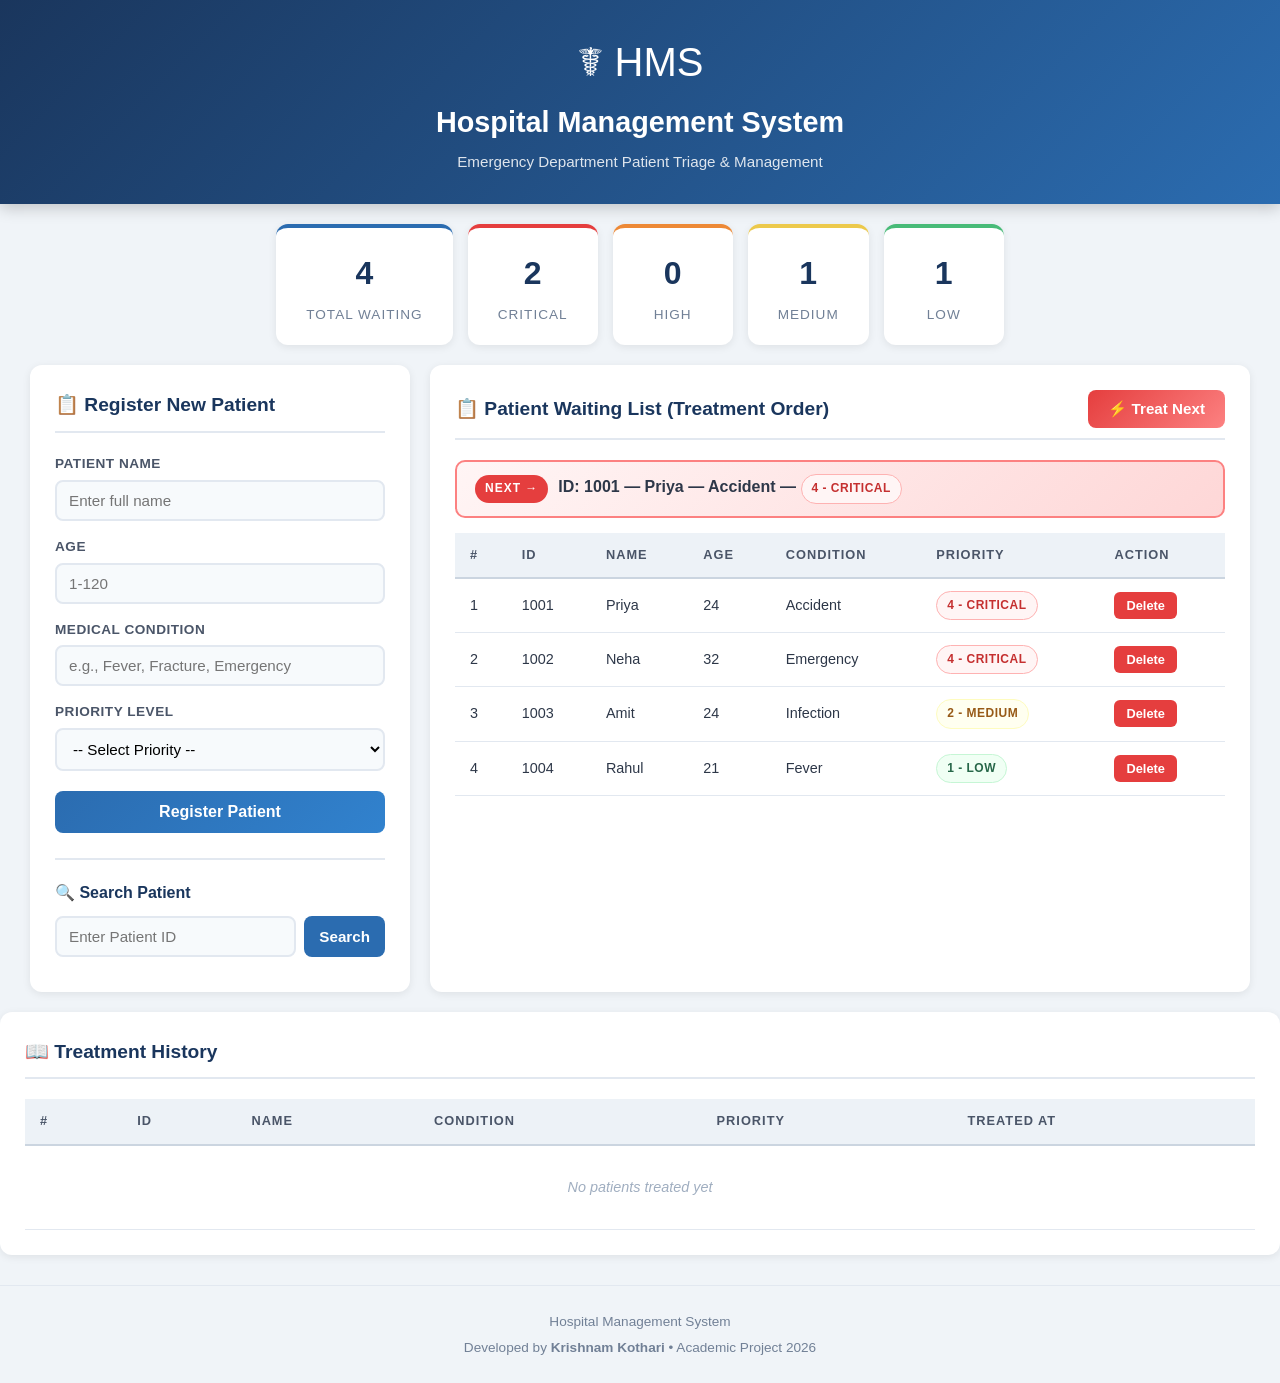
<file: index.html>
<!DOCTYPE html>
<html lang="en">
<head>
    <meta charset="UTF-8">
    <meta name="viewport" content="width=device-width, initial-scale=1.0">
    <title>Hospital Management System</title>
    <link rel="stylesheet" href="style.css">
</head>
<body>

    <!-- Header -->
    <header>
        <div class="header-content">
            <div class="logo">&#9764; HMS</div>
            <h1>Hospital Management System</h1>
            <p class="subtitle">Emergency Department Patient Triage &amp; Management</p>
        </div>
    </header>

    <!-- Stats Dashboard -->
    <section class="dashboard">
        <div class="stat-card">
            <div class="stat-number" id="totalPatients">0</div>
            <div class="stat-label">Total Waiting</div>
        </div>
        <div class="stat-card critical">
            <div class="stat-number" id="criticalCount">0</div>
            <div class="stat-label">Critical</div>
        </div>
        <div class="stat-card high">
            <div class="stat-number" id="highCount">0</div>
            <div class="stat-label">High</div>
        </div>
        <div class="stat-card medium">
            <div class="stat-number" id="mediumCount">0</div>
            <div class="stat-label">Medium</div>
        </div>
        <div class="stat-card low">
            <div class="stat-number" id="lowCount">0</div>
            <div class="stat-label">Low</div>
        </div>
    </section>

    <!-- Main Content -->
    <main>
        <!-- Left Panel: Registration Form -->
        <section class="panel register-panel">
            <h2>&#128203; Register New Patient</h2>
            <form id="registerForm">
                <div class="form-group">
                    <label for="patientName">Patient Name</label>
                    <input type="text" id="patientName" placeholder="Enter full name" required>
                </div>
                <div class="form-group">
                    <label for="patientAge">Age</label>
                    <input type="number" id="patientAge" min="1" max="120" placeholder="1-120" required>
                </div>
                <div class="form-group">
                    <label for="patientDisease">Medical Condition</label>
                    <input type="text" id="patientDisease" placeholder="e.g., Fever, Fracture, Emergency" required>
                </div>
                <div class="form-group">
                    <label for="patientPriority">Priority Level</label>
                    <select id="patientPriority" required>
                        <option value="">-- Select Priority --</option>
                        <option value="1">1 - Low (Non-emergency)</option>
                        <option value="2">2 - Medium (Requires attention)</option>
                        <option value="3">3 - High (Serious condition)</option>
                        <option value="4">4 - Critical (Life-threatening)</option>
                    </select>
                </div>
                <button type="submit" class="btn btn-register">Register Patient</button>
            </form>

            <!-- Search -->
            <div class="search-section">
                <h3>&#128269; Search Patient</h3>
                <div class="search-row">
                    <input type="number" id="searchId" placeholder="Enter Patient ID">
                    <button class="btn btn-search" onclick="searchPatient()">Search</button>
                </div>
                <div id="searchResult"></div>
            </div>
        </section>

        <!-- Right Panel: Patient Queue -->
        <section class="panel queue-panel">
            <div class="queue-header">
                <h2>&#128203; Patient Waiting List (Treatment Order)</h2>
                <div class="queue-actions">
                    <button class="btn btn-treat" onclick="treatPatient()">&#9889; Treat Next</button>
                </div>
            </div>

            <!-- Next Patient Highlight -->
            <div id="nextPatientCard" class="next-patient-card" style="display:none;">
                <span class="next-label">NEXT &#8594;</span>
                <span id="nextPatientInfo"></span>
            </div>

            <!-- Patient Table -->
            <div class="table-container">
                <table id="patientTable">
                    <thead>
                        <tr>
                            <th>#</th>
                            <th>ID</th>
                            <th>Name</th>
                            <th>Age</th>
                            <th>Condition</th>
                            <th>Priority</th>
                            <th>Action</th>
                        </tr>
                    </thead>
                    <tbody id="patientTableBody">
                        <tr>
                            <td colspan="7" class="empty-msg">No patients in the queue</td>
                        </tr>
                    </tbody>
                </table>
            </div>
        </section>
    </main>

    <!-- Treatment History -->
    <section class="panel history-panel">
        <h2>&#128214; Treatment History</h2>
        <div class="table-container">
            <table id="historyTable">
                <thead>
                    <tr>
                        <th>#</th>
                        <th>ID</th>
                        <th>Name</th>
                        <th>Condition</th>
                        <th>Priority</th>
                        <th>Treated At</th>
                    </tr>
                </thead>
                <tbody id="historyTableBody">
                    <tr>
                        <td colspan="6" class="empty-msg">No patients treated yet</td>
                    </tr>
                </tbody>
            </table>
        </div>
    </section>

    <!-- Notification Toast -->
    <div id="toast" class="toast"></div>

    <!-- Footer -->
    <footer>
        <p>Hospital Management System</p>
        <p>Developed by <strong>Krishnam Kothari</strong> &bull; Academic Project 2026</p>
    </footer>

    <script src="script.js"></script>
</body>
</html>
</file>
<file: style.css>
/* ============================================
   Hospital Management System - Stylesheet
   Clean, modern, medical-themed design
   ============================================ */

/* --- Reset & Base --- */
* {
    margin: 0;
    padding: 0;
    box-sizing: border-box;
}

body {
    font-family: 'Segoe UI', Tahoma, Geneva, Verdana, sans-serif;
    background: #f0f4f8;
    color: #2d3748;
    line-height: 1.6;
}

/* --- Header --- */
header {
    background: linear-gradient(135deg, #1a365d 0%, #2b6cb0 100%);
    color: white;
    padding: 30px 20px;
    text-align: center;
    box-shadow: 0 4px 15px rgba(0, 0, 0, 0.2);
}

.logo {
    font-size: 2.5rem;
    margin-bottom: 5px;
}

header h1 {
    font-size: 1.8rem;
    font-weight: 700;
    margin-bottom: 5px;
}

header .subtitle {
    font-size: 0.95rem;
    opacity: 0.85;
}

/* --- Dashboard Stats --- */
.dashboard {
    display: flex;
    gap: 15px;
    padding: 20px 30px;
    justify-content: center;
    flex-wrap: wrap;
}

.stat-card {
    background: white;
    border-radius: 12px;
    padding: 20px 30px;
    text-align: center;
    min-width: 120px;
    box-shadow: 0 2px 8px rgba(0, 0, 0, 0.08);
    border-top: 4px solid #2b6cb0;
    transition: transform 0.2s;
}

.stat-card:hover {
    transform: translateY(-3px);
}

.stat-card.critical { border-top-color: #e53e3e; }
.stat-card.high     { border-top-color: #ed8936; }
.stat-card.medium   { border-top-color: #ecc94b; }
.stat-card.low      { border-top-color: #48bb78; }

.stat-number {
    font-size: 2rem;
    font-weight: 800;
    color: #1a365d;
}

.stat-label {
    font-size: 0.85rem;
    color: #718096;
    text-transform: uppercase;
    letter-spacing: 1px;
    margin-top: 4px;
}

/* --- Main Layout --- */
main {
    display: grid;
    grid-template-columns: 380px 1fr;
    gap: 20px;
    padding: 0 30px 20px;
    max-width: 1400px;
    margin: 0 auto;
}

@media (max-width: 900px) {
    main {
        grid-template-columns: 1fr;
        padding: 0 15px 20px;
    }
    .dashboard {
        padding: 15px;
    }
}

/* --- Panels --- */
.panel {
    background: white;
    border-radius: 12px;
    padding: 25px;
    box-shadow: 0 2px 8px rgba(0, 0, 0, 0.08);
}

.panel h2 {
    font-size: 1.2rem;
    color: #1a365d;
    margin-bottom: 20px;
    padding-bottom: 10px;
    border-bottom: 2px solid #e2e8f0;
}

.history-panel {
    margin: 0 30px 30px;
    max-width: 1340px;
    margin-left: auto;
    margin-right: auto;
}

@media (max-width: 900px) {
    .history-panel {
        margin: 0 15px 20px;
    }
}

/* --- Form --- */
.form-group {
    margin-bottom: 15px;
}

.form-group label {
    display: block;
    font-size: 0.85rem;
    font-weight: 600;
    color: #4a5568;
    margin-bottom: 5px;
    text-transform: uppercase;
    letter-spacing: 0.5px;
}

.form-group input,
.form-group select {
    width: 100%;
    padding: 10px 12px;
    border: 2px solid #e2e8f0;
    border-radius: 8px;
    font-size: 0.95rem;
    transition: border-color 0.2s;
    background: #f7fafc;
}

.form-group input:focus,
.form-group select:focus {
    outline: none;
    border-color: #2b6cb0;
    background: white;
}

/* --- Buttons --- */
.btn {
    padding: 10px 20px;
    border: none;
    border-radius: 8px;
    font-size: 0.95rem;
    font-weight: 600;
    cursor: pointer;
    transition: all 0.2s;
}

.btn:hover {
    transform: translateY(-1px);
    box-shadow: 0 4px 12px rgba(0, 0, 0, 0.15);
}

.btn:active {
    transform: translateY(0);
}

.btn-register {
    width: 100%;
    background: linear-gradient(135deg, #2b6cb0, #3182ce);
    color: white;
    padding: 12px;
    font-size: 1rem;
    margin-top: 5px;
}

.btn-register:hover {
    background: linear-gradient(135deg, #2c5282, #2b6cb0);
}

.btn-treat {
    background: linear-gradient(135deg, #e53e3e, #fc8181);
    color: white;
}

.btn-treat:hover {
    background: linear-gradient(135deg, #c53030, #e53e3e);
}

.btn-search {
    background: #2b6cb0;
    color: white;
    padding: 10px 15px;
}

.btn-delete {
    background: #e53e3e;
    color: white;
    padding: 6px 12px;
    font-size: 0.8rem;
    border-radius: 6px;
}

.btn-delete:hover {
    background: #c53030;
}

/* --- Search --- */
.search-section {
    margin-top: 25px;
    padding-top: 20px;
    border-top: 2px solid #e2e8f0;
}

.search-section h3 {
    font-size: 1rem;
    color: #1a365d;
    margin-bottom: 10px;
}

.search-row {
    display: flex;
    gap: 8px;
}

.search-row input {
    flex: 1;
    padding: 10px 12px;
    border: 2px solid #e2e8f0;
    border-radius: 8px;
    font-size: 0.95rem;
    background: #f7fafc;
}

.search-row input:focus {
    outline: none;
    border-color: #2b6cb0;
    background: white;
}

#searchResult {
    margin-top: 10px;
}

.search-found {
    background: #f0fff4;
    border: 1px solid #c6f6d5;
    border-radius: 8px;
    padding: 12px;
}

.search-not-found {
    background: #fff5f5;
    border: 1px solid #fed7d7;
    border-radius: 8px;
    padding: 12px;
    color: #c53030;
}

/* --- Queue Header --- */
.queue-header {
    display: flex;
    justify-content: space-between;
    align-items: center;
    margin-bottom: 20px;
    padding-bottom: 10px;
    border-bottom: 2px solid #e2e8f0;
}

.queue-header h2 {
    margin-bottom: 0;
    padding-bottom: 0;
    border-bottom: none;
}

/* --- Next Patient Card --- */
.next-patient-card {
    background: linear-gradient(135deg, #fff5f5, #fed7d7);
    border: 2px solid #fc8181;
    border-radius: 10px;
    padding: 12px 18px;
    margin-bottom: 15px;
    display: flex;
    align-items: center;
    gap: 10px;
    animation: pulse 2s infinite;
}

@keyframes pulse {
    0%, 100% { box-shadow: 0 0 0 0 rgba(229, 62, 62, 0.3); }
    50%      { box-shadow: 0 0 0 8px rgba(229, 62, 62, 0); }
}

.next-label {
    background: #e53e3e;
    color: white;
    padding: 4px 10px;
    border-radius: 20px;
    font-size: 0.75rem;
    font-weight: 700;
    letter-spacing: 1px;
    white-space: nowrap;
}

#nextPatientInfo {
    font-weight: 600;
    color: #2d3748;
}

/* --- Table --- */
.table-container {
    overflow-x: auto;
}

table {
    width: 100%;
    border-collapse: collapse;
}

thead th {
    background: #edf2f7;
    padding: 12px 15px;
    text-align: left;
    font-size: 0.8rem;
    text-transform: uppercase;
    letter-spacing: 1px;
    color: #4a5568;
    border-bottom: 2px solid #cbd5e0;
}

tbody td {
    padding: 12px 15px;
    border-bottom: 1px solid #e2e8f0;
    font-size: 0.9rem;
}

tbody tr:hover {
    background: #f7fafc;
}

.empty-msg {
    text-align: center;
    color: #a0aec0;
    padding: 30px !important;
    font-style: italic;
}

/* --- Priority Badges --- */
.priority-badge {
    display: inline-block;
    padding: 4px 10px;
    border-radius: 20px;
    font-size: 0.75rem;
    font-weight: 700;
    letter-spacing: 0.5px;
    text-transform: uppercase;
}

.priority-4 {
    background: #fff5f5;
    color: #c53030;
    border: 1px solid #feb2b2;
}

.priority-3 {
    background: #fffaf0;
    color: #c05621;
    border: 1px solid #fbd38d;
}

.priority-2 {
    background: #fffff0;
    color: #975a16;
    border: 1px solid #fefcbf;
}

.priority-1 {
    background: #f0fff4;
    color: #276749;
    border: 1px solid #c6f6d5;
}

/* --- Toast Notification --- */
.toast {
    position: fixed;
    bottom: 30px;
    right: 30px;
    padding: 15px 25px;
    border-radius: 10px;
    color: white;
    font-weight: 600;
    font-size: 0.95rem;
    box-shadow: 0 8px 25px rgba(0, 0, 0, 0.2);
    transform: translateY(100px);
    opacity: 0;
    transition: all 0.4s ease;
    z-index: 1000;
    max-width: 400px;
}

.toast.show {
    transform: translateY(0);
    opacity: 1;
}

.toast.success { background: linear-gradient(135deg, #48bb78, #38a169); }
.toast.error   { background: linear-gradient(135deg, #e53e3e, #c53030); }
.toast.info    { background: linear-gradient(135deg, #2b6cb0, #3182ce); }

/* --- Footer --- */
footer {
    text-align: center;
    padding: 25px;
    color: #718096;
    font-size: 0.85rem;
    border-top: 1px solid #e2e8f0;
    margin-top: 10px;
}

footer p + p {
    margin-top: 4px;
}
</file>
